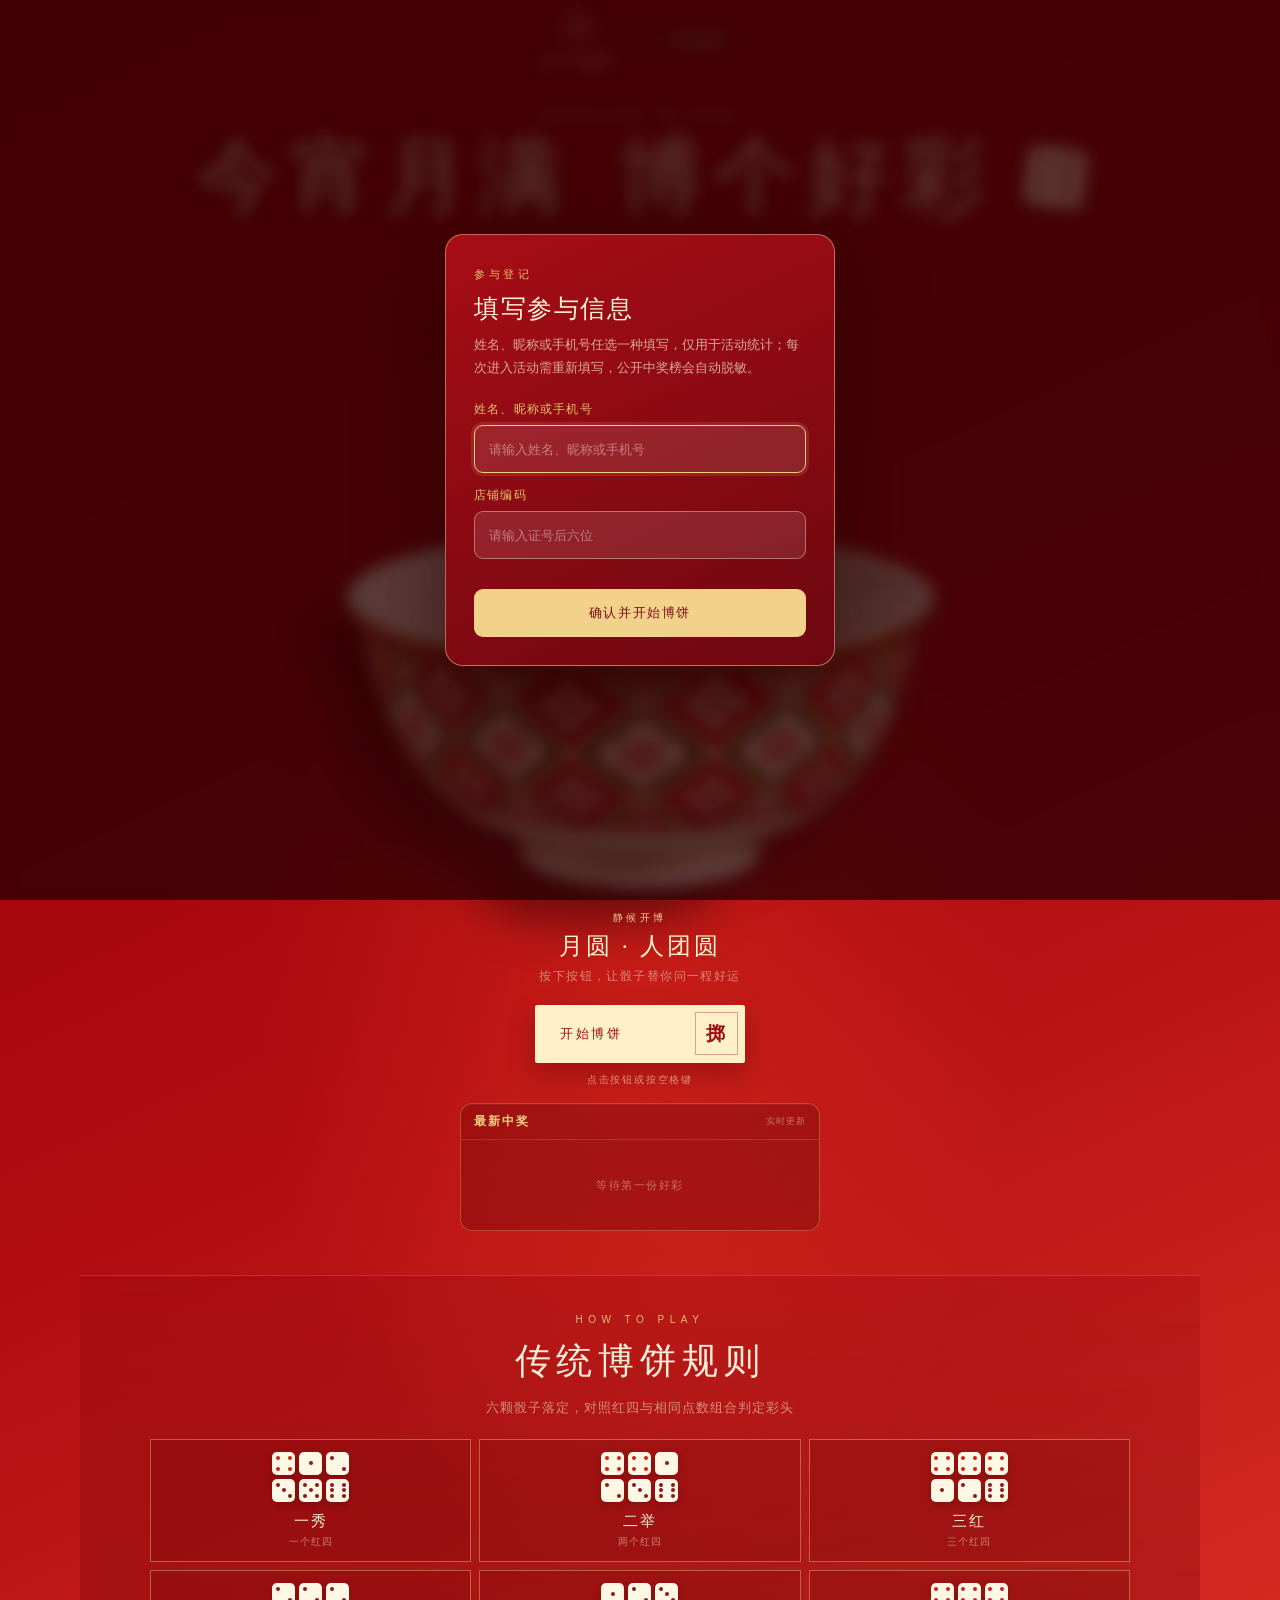
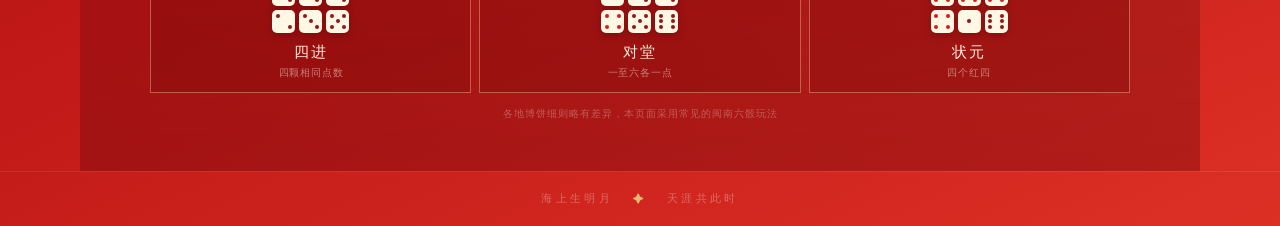
<file: index.html>
<!doctype html>
<html lang="zh-CN">
<head>
  <meta charset="UTF-8">
  <meta name="viewport" content="width=device-width,initial-scale=1,viewport-fit=cover">
  <meta name="theme-color" content="#681817">
  <meta name="description" content="六颗骰子落玉盘，来博一个中秋好彩头。">
  <title>月下博饼｜中秋好运一掷</title>
  <link rel="preload" href="./dice-flip-trimmed.mp3?v=20260916-18" as="audio" type="audio/mpeg">
  <link rel="stylesheet" href="./styles.css?v=20260922-30">
</head>
<body>
<main>
  <header class="topbar"><div class="brand"><span>博</span><strong>月下博饼</strong></div><button class="user-chip" id="user-chip" type="button"><span>参与者</span><strong id="user-name">填写昵称</strong></button></header>
  <section class="hero">
    <div class="intro"><p class="eyebrow">MOONLIGHT BO BING</p><h1><span>今宵月满</span><em>博个好彩</em><i class="title-die" aria-label="六点骰子"><b></b><b></b><b></b><b></b><b></b><b></b></i></h1><p class="lede">六子落玉盘，一掷定好彩。<br>点击按钮，听一场属于中秋的清脆回响。</p><div class="legend"><span>闽南中秋传统民俗</span><i></i><span>六骰雅玩</span></div></div>
    <div aria-hidden="true" class="game-spacer" style="height:140px;flex:0 0 140px"></div>
    <div class="game" id="game" aria-live="polite">
      <div class="moon" id="moon"></div>
      <div class="bowl-wrap"><img class="bowl-image bowl-front" src="./bobing-bowl-transparent.webp?v=20260916-5" alt="红色花纹博饼瓷碗"><img class="bowl-image bowl-top" src="./bobing-bowl-top-transparent.webp?v=20260916-5" alt="俯视红色花纹博饼瓷碗"><div class="dice-stage" id="dice-stage"></div></div>
      <div class="result" id="result"><span>静候开博</span><strong>月圆 · 人团圆</strong><p>按下按钮，让骰子替你问一程好运</p></div>
      <button id="roll" class="roll-btn"><span>开始博饼</span><b>掷</b></button><small>点击按钮或按空格键</small>
      <section class="winner-board" aria-label="最新中奖记录">
        <header><strong>最新中奖</strong><span>实时更新</span></header>
        <div class="winner-window"><div class="winner-list" id="winner-list"><p class="winner-empty">等待第一份好彩</p></div></div>
      </section>
    </div>
  </section>
  <section class="rules" aria-labelledby="rules-title">
    <div class="rules-head"><p>HOW TO PLAY</p><h2 id="rules-title">传统博饼规则</h2><span>六颗骰子落定，对照红四与相同点数组合判定彩头</span></div>
    <div class="rule-grid" id="rule-grid"></div>
    <p class="rules-note">各地博饼细则略有差异，本页面采用常见的闽南六骰玩法</p>
  </section>
  <footer><span>海上生明月</span><i>✦</i><span>天涯共此时</span></footer>
</main>
<div class="name-modal" id="name-modal" role="dialog" aria-modal="true" aria-labelledby="name-title">
  <form class="name-card" id="name-form">
    <span class="name-kicker">参与登记</span>
    <h2 id="name-title">填写参与信息</h2>
    <p>姓名、昵称或手机号任选一种填写，仅用于活动统计；每次进入活动需重新填写，公开中奖榜会自动脱敏。</p>
    <label for="nickname">姓名、昵称或手机号</label>
    <input id="nickname" name="nickname" maxlength="30" autocomplete="off" placeholder="请输入姓名、昵称或手机号" required>
    <label for="shop-code">店铺编码</label>
    <input id="shop-code" name="shop_code" maxlength="30" autocomplete="off" autocapitalize="characters" placeholder="请输入证号后六位" required>
    <button type="submit">确认并开始博饼</button>
  </form>
</div>
<div class="record-toast" id="record-toast" role="status"></div>
<script src="./script.js?v=20260922-30"></script>
</body>
</html>
</file>
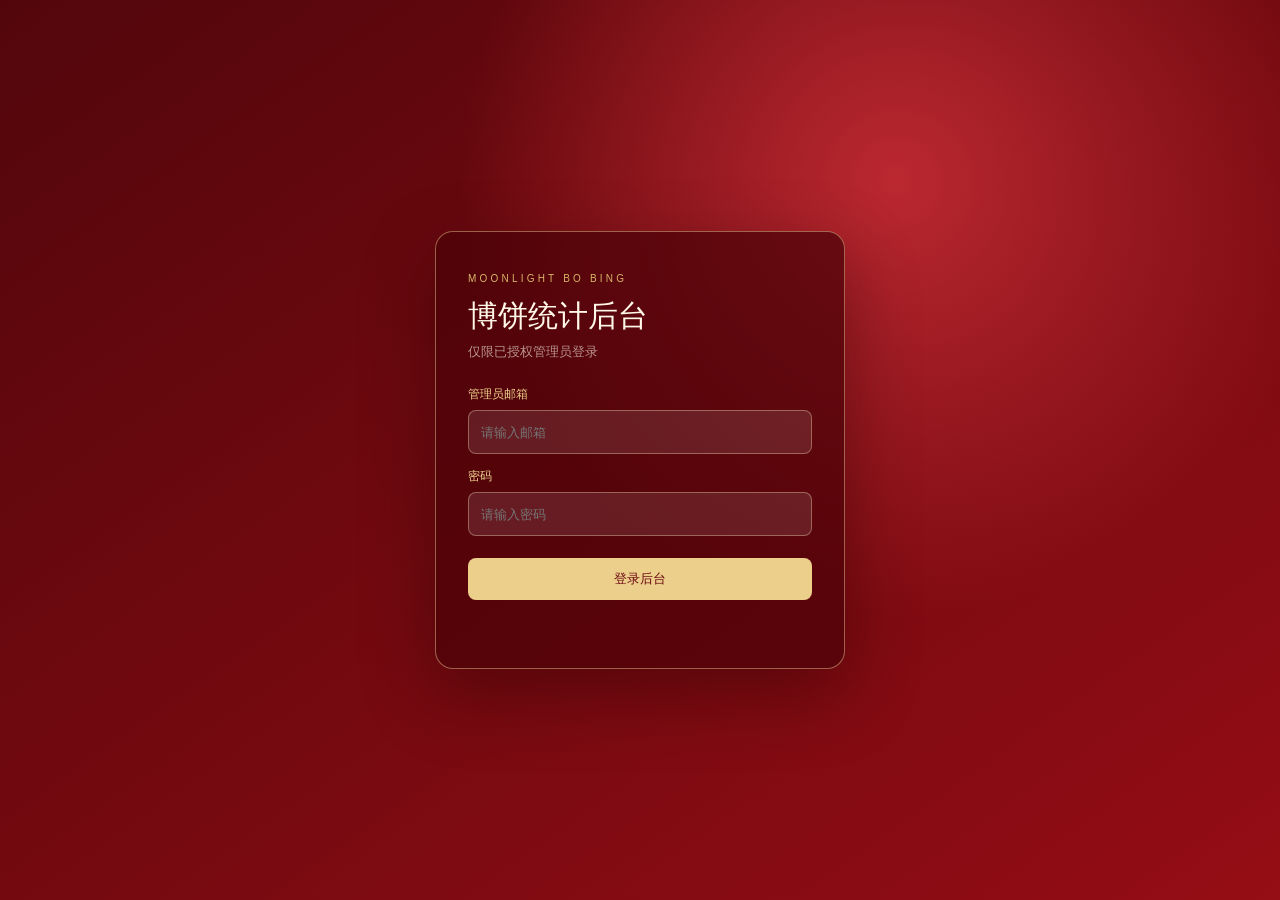
<file: admin.html>
<!doctype html>
<html lang="zh-CN">
<head>
  <meta charset="UTF-8">
  <meta name="viewport" content="width=device-width,initial-scale=1,viewport-fit=cover">
  <meta name="theme-color" content="#760b12">
  <meta name="robots" content="noindex,nofollow">
  <title>博饼活动统计后台</title>
  <link rel="stylesheet" href="./admin.css?v=20260917-22">
  <link rel="stylesheet" href="./admin-fix.css?v=20260921-27">
</head>
<body>
  <section class="login" id="login-panel">
    <form class="login-card" id="login-form">
      <span>MOONLIGHT BO BING</span>
      <h1>博饼统计后台</h1>
      <p>仅限已授权管理员登录</p>
      <label for="email">管理员邮箱</label>
      <input id="email" type="email" autocomplete="username" required placeholder="请输入邮箱">
      <label for="password">密码</label>
      <input id="password" type="password" autocomplete="current-password" required placeholder="请输入密码">
      <button type="submit">登录后台</button>
      <div class="form-message" id="login-message" role="status"></div>
    </form>
  </section>

  <main class="dashboard" id="dashboard" hidden>
    <header class="topbar">
      <div><span>月下博饼</span><h1>活动数据统计</h1></div>
      <div class="actions"><button id="refresh" type="button">刷新数据</button><button id="logout" class="ghost" type="button">退出登录</button></div>
    </header>

    <section class="filters" aria-label="筛选条件">
      <label>开始日期<input id="date-start" type="date"></label>
      <label>结束日期<input id="date-end" type="date"></label>
      <label>店铺编码<select id="shop-filter"><option value="">全部店铺</option></select></label>
      <label>奖项<select id="prize-filter"><option value="">全部奖项</option></select></label>
      <div class="filter-actions"><button id="reset" class="ghost" type="button">重置</button><button id="export" type="button">导出当前结果 CSV</button></div>
    </section>

    <section class="cards">
      <article><span>博饼总次数</span><strong id="total-count">0</strong></article>
      <article><span>中奖次数</span><strong id="winner-count">0</strong></article>
      <article><span>参与人数</span><strong id="player-count">0</strong></article>
      <article><span>中奖率</span><strong id="winner-rate">0%</strong></article>
    </section>

    <section class="prize-panel">
      <div class="section-title"><h2>奖项分布</h2><span id="result-summary">共 0 条记录</span></div>
      <div class="prize-grid" id="prize-grid"></div>
    </section>

    <section class="records">
      <div class="section-title"><h2>博饼记录</h2><span>按时间倒序</span></div>
      <div class="table-wrap">
        <table>
          <thead><tr><th>时间</th><th>姓名/昵称/手机号</th><th>店铺编码</th><th>原始结果</th><th>实际发放</th><th>骰子</th><th>说明</th></tr></thead>
          <tbody id="record-body"></tbody>
        </table>
      </div>
      <p class="empty" id="empty-state" hidden>当前筛选条件下暂无记录</p>
    </section>
  </main>
  <div class="toast" id="toast" role="status"></div>
  <script src="./admin.js?v=20260921-27"></script>
</body>
</html>
</file>
<file: styles.css>
:root{--ink:#18372c;--jade:#245c49;--cream:#f3ecd8;--red:#b83d2f;--gold:#d9b96e}*{box-sizing:border-box}html,body{margin:0;min-height:100%;background:#132e26}body{color:var(--cream);font-family:"Songti SC","Noto Serif SC",STSong,serif;overflow-x:hidden}body:before{content:"";position:fixed;inset:0;pointer-events:none;opacity:.18;background-image:url("data:image/svg+xml,%3Csvg viewBox='0 0 160 160' xmlns='http://www.w3.org/2000/svg'%3E%3Cfilter id='n'%3E%3CfeTurbulence type='fractalNoise' baseFrequency='.85' numOctaves='3' stitchTiles='stitch'/%3E%3C/filter%3E%3Crect width='100%25' height='100%25' filter='url(%23n)' opacity='.22'/%3E%3C/svg%3E");mix-blend-mode:soft-light}main{min-height:100vh;position:relative;overflow:hidden;background:radial-gradient(circle at 75% 43%,rgba(217,185,110,.08),transparent 30%),linear-gradient(115deg,#173b30,#102b24)}main:after,main:before{content:"";position:absolute;border:1px solid rgba(217,185,110,.1);border-radius:50%;width:560px;height:560px;right:-300px;top:5%}main:after{width:720px;height:720px;right:-375px;top:-4%}.topbar{height:90px;display:flex;align-items:center;justify-content:space-between;padding:0 5.5vw;border-bottom:1px solid rgba(243,236,216,.13);position:relative;z-index:5}.brand{display:flex;align-items:center;gap:14px;letter-spacing:.2em}.brand span{width:41px;height:41px;display:grid;place-items:center;border:1px solid var(--gold);color:var(--gold);font-weight:700;transform:rotate(45deg)}.brand span::first-letter{transform:rotate(-45deg)}.brand strong{font-size:18px;font-weight:500}.date{color:rgba(243,236,216,.65);font-size:13px;letter-spacing:.25em}.hero{min-height:calc(100vh - 145px);display:grid;grid-template-columns:.85fr 1.15fr;align-items:center;max-width:1280px;margin:auto;padding:35px 5.5vw 25px;gap:30px}.intro{padding-left:3vw;position:relative;z-index:2}.eyebrow{color:var(--gold);font-family:Arial,sans-serif;font-size:10px;letter-spacing:.55em;margin:0 0 25px}h1{font-size:clamp(54px,6.4vw,92px);line-height:1.08;letter-spacing:.06em;font-weight:500;margin:0;text-shadow:0 10px 30px rgba(0,0,0,.2)}h1 em{color:var(--gold);font-style:normal}.lede{margin:28px 0;color:rgba(243,236,216,.68);font-size:15px;line-height:2;letter-spacing:.08em}.legend{display:flex;align-items:center;gap:12px;color:rgba(243,236,216,.42);font-size:11px;letter-spacing:.16em}.legend i{width:25px;height:1px;background:var(--gold)}.game{min-height:610px;display:flex;flex-direction:column;align-items:center;justify-content:center;position:relative;perspective:1000px}.moon{position:absolute;top:14px;right:5%;width:340px;height:340px;border-radius:50%;background:#ead7a7;box-shadow:0 0 90px rgba(232,209,153,.28);opacity:.16;transition:.5s}.moon:after{content:"";position:absolute;inset:35px 80px 90px 30px;border-radius:50%;box-shadow:35px 15px 0 rgba(178,150,102,.22);filter:blur(7px)}.moon.glow{opacity:.35;box-shadow:0 0 130px rgba(240,211,144,.65)}.bowl-wrap{width:min(590px,88vw);height:330px;position:relative;margin-top:10px;z-index:2;filter:drop-shadow(0 35px 28px rgba(0,0,0,.45))}.bowl-rim{position:absolute;left:0;right:0;top:0;height:270px;padding:18px;border-radius:50%;background:linear-gradient(155deg,#fcfaf0,#c9c0a8 55%,#f7f1df 70%);box-shadow:inset 0 0 0 3px rgba(87,80,62,.3),inset 0 0 0 10px rgba(255,255,255,.7);z-index:2}.bowl-inner{height:100%;border-radius:50%;overflow:hidden;position:relative;background:radial-gradient(ellipse at 50% 40%,#dfd8c2 0,#b9ad91 52%,#736b5b 85%,#3d3b34 100%);box-shadow:inset 0 28px 45px rgba(32,28,20,.48),inset 0 -15px 30px rgba(255,255,255,.2)}.bowl-body{position:absolute;top:112px;left:7%;width:86%;height:205px;border-radius:0 0 46% 46%/0 0 78% 78%;background:linear-gradient(90deg,#c5bca7,#f2ecdd 27%,#d5cbb6 65%,#9e9582);box-shadow:inset 20px -20px 35px rgba(75,67,52,.25)}.bowl-body:after{content:"";position:absolute;left:25%;right:25%;bottom:-12px;height:35px;border-radius:50%;background:#aaa18e;box-shadow:inset 0 7px 12px rgba(44,40,33,.3)}.bowl-mark{position:absolute;inset:0;display:grid;place-items:center;color:rgba(103,68,48,.12);font-size:118px;font-weight:bold;transform:rotate(-8deg)}.dice-stage{position:absolute;inset:0;z-index:3;transform:rotate(-3deg)}.die-slot{position:absolute;width:58px;height:58px;perspective:600px}.die-1{left:25%;top:48%;transform:rotate(-12deg)}.die-2{left:43%;top:24%;transform:rotate(8deg)}.die-3{left:58%;top:52%;transform:rotate(-5deg)}.die-4{left:70%;top:28%;transform:rotate(15deg)}.die-5{left:39%;top:62%;transform:rotate(-18deg)}.die{width:58px;height:58px;transform-style:preserve-3d;transform:var(--end);transition:transform .4s cubic-bezier(.2,.8,.2,1)}.die.rolling{animation:tumble 1.35s cubic-bezier(.25,.7,.35,1) var(--delay) both}@keyframes tumble{0%{transform:translateY(-180px) rotateX(0) rotateY(0) rotateZ(0)}35%{transform:translateY(-60px) rotateX(390deg) rotateY(270deg) rotateZ(100deg)}68%{transform:translateY(5px) rotateX(710deg) rotateY(610deg) rotateZ(230deg)}82%{transform:translateY(-20px) rotateX(790deg) rotateY(700deg) rotateZ(260deg)}100%{transform:translateY(0) rotateX(900deg) rotateY(900deg) rotateZ(360deg)}}.face{position:absolute;width:58px;height:58px;border-radius:10px;background:linear-gradient(145deg,#fffdf6,#dfdbce);border:1px solid rgba(80,69,52,.16);display:grid;grid-template:repeat(3,1fr)/repeat(3,1fr);padding:9px;gap:4px;box-shadow:inset -4px -5px 9px rgba(80,70,50,.13);backface-visibility:hidden}.face i{width:9px;height:9px;background:#244538;border-radius:50%;align-self:center;justify-self:center;box-shadow:inset 1px 1px 1px rgba(0,0,0,.3)}.face-1 i,.face-4 i:nth-child(1){background:var(--red)}.face-1 i{grid-area:2/2;width:13px;height:13px}.face-2 i:first-child{grid-area:1/1}.face-2 i:last-child{grid-area:3/3}.face-3 i:nth-child(1){grid-area:1/1}.face-3 i:nth-child(2){grid-area:2/2}.face-3 i:nth-child(3){grid-area:3/3}.face-4 i:nth-child(1){grid-area:1/1}.face-4 i:nth-child(2){grid-area:1/3}.face-4 i:nth-child(3){grid-area:3/1}.face-4 i:nth-child(4){grid-area:3/3}.face-5 i:nth-child(1){grid-area:1/1}.face-5 i:nth-child(2){grid-area:1/3}.face-5 i:nth-child(3){grid-area:2/2}.face-5 i:nth-child(4){grid-area:3/1}.face-5 i:nth-child(5){grid-area:3/3}.face-6 i:nth-child(1){grid-area:1/1}.face-6 i:nth-child(2){grid-area:2/1}.face-6 i:nth-child(3){grid-area:3/1}.face-6 i:nth-child(4){grid-area:1/3}.face-6 i:nth-child(5){grid-area:2/3}.face-6 i:nth-child(6){grid-area:3/3}.result{margin-top:4px;min-height:82px;text-align:center;position:relative;z-index:3;transition:.4s}.result.show{animation:reveal .55s ease both}@keyframes reveal{from{opacity:0;transform:translateY(10px)}to{opacity:1;transform:none}}.result span{display:block;color:var(--gold);font-size:10px;letter-spacing:.35em;margin-bottom:5px}.result strong{display:block;font-size:24px;letter-spacing:.13em;font-weight:500}.result p{margin:6px 0 0;font-size:12px;color:rgba(243,236,216,.52);letter-spacing:.12em}.roll-btn{width:210px;height:58px;padding:0 7px 0 25px;margin-top:15px;border:1px solid rgba(217,185,110,.75);border-radius:2px;background:linear-gradient(90deg,#8e2f27,#b44234);color:#fff8e6;display:flex;justify-content:space-between;align-items:center;font:500 16px inherit;letter-spacing:.2em;cursor:pointer;box-shadow:0 12px 30px rgba(74,16,12,.35);transition:.2s;z-index:3}.roll-btn b{width:43px;height:43px;border:1px solid rgba(255,238,196,.5);display:grid;place-items:center;font-size:19px}.roll-btn:hover:not(:disabled){transform:translateY(-2px);box-shadow:0 16px 35px rgba(74,16,12,.5)}.roll-btn:disabled{cursor:wait;opacity:.78}.game small{margin-top:10px;color:rgba(243,236,216,.32);font:10px Arial,sans-serif;letter-spacing:.18em;z-index:3}footer{height:55px;display:flex;align-items:center;justify-content:center;gap:20px;border-top:1px solid rgba(243,236,216,.09);color:rgba(243,236,216,.35);font-size:11px;letter-spacing:.3em}footer i{color:var(--gold);font-style:normal}
@media(max-width:800px){.topbar{height:68px;padding:0 22px}.date{display:none}.hero{grid-template-columns:1fr;padding:35px 18px 25px;gap:5px}.intro{text-align:center;padding:0}.eyebrow{margin-bottom:14px}h1{font-size:52px}.lede{margin:18px 0 8px;font-size:13px}.legend{justify-content:center}.game{min-height:535px}.moon{width:270px;height:270px;right:8%;top:35px}.bowl-wrap{height:275px;margin-top:0}.bowl-rim{height:225px;padding:14px}.bowl-body{top:94px;height:167px}.die-slot,.die,.face{width:48px;height:48px}.face{padding:7px;border-radius:8px}.face i{width:7px;height:7px}.face-1 i{width:10px;height:10px}.result{margin-top:-5px}footer{height:46px}}
@media(max-width:430px){h1{font-size:44px}.lede br{display:none}.game{min-height:500px}.bowl-wrap{width:380px;height:240px;transform:scale(.9);margin:-8px 0 -16px}.bowl-rim{height:200px}.bowl-body{top:82px;height:148px}.result strong{font-size:21px}.roll-btn{margin-top:8px}}@media(prefers-reduced-motion:reduce){.die.rolling{animation-duration:.01ms}.result.show{animation:none}}

/* 朱砂红中秋主题 */
:root{--ink:#4a100f;--jade:#8d2924;--cream:#f8edd8;--red:#c74836;--gold:#e2bd70}
html,body{background:#5d1515}
main{background:radial-gradient(circle at 75% 43%,rgba(239,192,102,.14),transparent 31%),linear-gradient(120deg,#8c2824 0%,#681817 48%,#470d12 100%)}
main:before,main:after{border-color:rgba(240,199,115,.16)}
.face i{background:#5b1719}
.roll-btn{background:linear-gradient(90deg,#9f271f,#d1513c);box-shadow:0 12px 32px rgba(47,5,7,.45)}

/* 红瓷博饼碗：白沿、朱釉、深红碗心 */
.bowl-rim{padding:19px;background:linear-gradient(150deg,#fffef8 0%,#e9e4d8 48%,#fffdf5 72%,#cfc7b8 100%);box-shadow:inset 0 0 0 3px rgba(255,255,255,.95),inset 0 0 0 9px rgba(109,32,26,.2),0 4px 0 rgba(255,250,238,.72)}
.bowl-inner{border:5px solid #a8332a;background:radial-gradient(ellipse at 46% 36%,#d9533e 0%,#bc382e 38%,#8d241f 67%,#551416 91%,#390b10 100%);box-shadow:inset 0 28px 48px rgba(57,5,8,.48),inset 0 -13px 28px rgba(255,157,117,.2),inset 0 0 0 4px rgba(247,204,166,.14)}
.bowl-body{background:linear-gradient(96deg,#6f1717 0%,#ae3028 15%,#d5523d 39%,#b6342a 66%,#751719 100%);box-shadow:inset 24px -25px 38px rgba(54,5,9,.32),inset -18px 2px 28px rgba(255,150,112,.12),0 10px 0 rgba(51,8,11,.25)}
.bowl-body:before{content:"";position:absolute;left:7%;right:7%;top:18px;height:54%;border-radius:0 0 48% 48%/0 0 70% 70%;border-bottom:2px solid rgba(255,213,180,.2);box-shadow:0 5px 18px rgba(65,7,10,.2)}
.bowl-body:after{background:linear-gradient(#8f251f,#571214);border:4px solid #f2eadb;box-shadow:inset 0 7px 12px rgba(44,5,7,.35),0 5px 8px rgba(28,3,5,.25)}
.bowl-mark{color:rgba(255,220,176,.14);text-shadow:0 1px 0 rgba(255,235,203,.08)}

/* 微信内触屏体验、精修圈足与规则说明 */
.bowl-body{border-bottom:2px solid rgba(255,244,226,.72)}
.bowl-body:after{left:28%;right:28%;bottom:-15px;height:42px;border-width:5px;background:linear-gradient(180deg,#fffdf7 0 18%,#9f2b25 21% 67%,#5d1215 100%);box-shadow:inset 0 6px 9px rgba(255,215,190,.22),0 10px 13px rgba(30,3,5,.35)}
.bowl-wrap:after{content:"";position:absolute;z-index:4;left:16%;right:16%;top:177px;height:25px;border-radius:50%;border-bottom:2px solid rgba(255,224,190,.24);box-shadow:0 8px 15px rgba(72,7,10,.18);pointer-events:none}
.rules{position:relative;z-index:3;max-width:1120px;margin:0 auto;padding:80px 5.5vw 90px;border-top:1px solid rgba(248,237,216,.12)}
.rules-head{text-align:center}.rules-head p{margin:0 0 12px;color:var(--gold);font:10px Arial,sans-serif;letter-spacing:.55em}.rules-head h2{margin:0;font-size:36px;font-weight:500;letter-spacing:.16em}.rules-head>span{display:block;margin-top:13px;color:rgba(248,237,216,.55);font-size:13px;letter-spacing:.08em}
.rule-grid{display:grid;grid-template-columns:repeat(5,1fr);gap:12px;margin-top:34px}.rule-grid article{min-height:138px;padding:22px 16px;border:1px solid rgba(226,189,112,.28);background:linear-gradient(155deg,rgba(255,241,215,.09),rgba(82,8,12,.22));text-align:center;display:flex;flex-direction:column;align-items:center}.rule-grid b{width:33px;height:33px;display:grid;place-items:center;border:1px solid rgba(226,189,112,.55);border-radius:50%;color:var(--gold);font-size:13px;font-weight:400}.rule-grid strong{margin-top:13px;font-size:17px;font-weight:500;letter-spacing:.12em}.rule-grid span{margin-top:7px;color:rgba(248,237,216,.5);font-size:11px;letter-spacing:.08em}.rule-grid .special{background:linear-gradient(155deg,rgba(226,189,112,.2),rgba(82,8,12,.28))}.rules-note{text-align:center;margin:20px 0 0;color:rgba(248,237,216,.32);font-size:10px;letter-spacing:.1em}
.roll-btn{-webkit-tap-highlight-color:transparent;touch-action:manipulation}.roll-btn:active:not(:disabled){transform:scale(.98)}
@media(max-width:800px){.rules{padding:60px 20px 70px}.rules-head h2{font-size:29px}.rule-grid{grid-template-columns:repeat(2,1fr);gap:9px}.rule-grid article{min-height:116px;padding:16px 10px}.rule-grid .special{grid-column:1/-1}.topbar{padding-top:env(safe-area-inset-top);height:calc(68px + env(safe-area-inset-top))}.hero{padding-bottom:max(25px,env(safe-area-inset-bottom))}}

/* 去掉碗底白色椭圆圈足 */
.bowl-body:after{display:none}

/* 参考海报式构图：正红背景、居中标题、花纹瓷碗 */
main{background:radial-gradient(ellipse at 50% 55%,rgba(255,72,43,.28),transparent 42%),linear-gradient(155deg,#8d0005 0%,#b00c10 52%,#dd3025 100%)}
main:before,main:after{width:18px;height:2px;border:0;border-radius:0;background:rgba(255,239,200,.72);top:128px;right:11%;box-shadow:none}
main:after{transform:rotate(90deg)}
.topbar{height:82px;justify-content:center;border-bottom:0;padding:0 5vw}.brand{flex-direction:column;gap:8px}.brand span{width:34px;height:34px}.brand strong{font-size:15px}.date{position:absolute;right:5.5vw}
.hero{display:flex;flex-direction:column;justify-content:flex-start;max-width:900px;padding:28px 28px 52px;gap:0}
.intro{text-align:center;padding:0;z-index:4}.eyebrow{margin:0 0 14px;color:#f4d995}h1{font-size:clamp(58px,7vw,84px);line-height:1;letter-spacing:.12em}h1 br{display:none}h1 em{margin-left:.24em;color:#fff1c8}.lede{margin:20px 0 12px;line-height:1.8}.legend{justify-content:center}
.game{width:100%;min-height:660px;justify-content:flex-start;padding-top:6px}.moon{display:none}
.bowl-wrap{width:min(670px,96vw);height:430px;margin:0;filter:none;z-index:2}.bowl-image{position:absolute;z-index:1;width:100%;height:auto;left:0;bottom:-40px;object-fit:contain;filter:drop-shadow(-42px 35px 22px rgba(35,0,2,.5))}
.dice-stage{inset:0;z-index:3;transform:none}.die-1{left:34%;top:5%;transform:rotate(-12deg)}.die-2{left:55%;top:13%;transform:rotate(8deg)}.die-3{left:45%;top:25%;transform:rotate(-5deg)}.die-4{left:33%;top:39%;transform:rotate(15deg)}.die-5{left:57%;top:42%;transform:rotate(-18deg)}
.face{background:linear-gradient(145deg,#fff9e4,#e1ceb0);box-shadow:inset -4px -5px 9px rgba(84,42,15,.2),0 5px 10px rgba(56,0,2,.2)}.face i{background:#a70b10}.face-1 i,.face-4 i:nth-child(1){background:#d01818}
.result{margin-top:-8px}.result span{color:#f4d995}.result strong{color:#fff2cf}.roll-btn{margin-top:12px;background:#fff0c8;color:#9c0d10;border:0;box-shadow:0 12px 28px rgba(70,0,3,.3)}.roll-btn b{border-color:rgba(156,13,16,.35)}.game small{color:rgba(255,240,210,.55)}
.rules{background:linear-gradient(180deg,rgba(111,0,6,.16),rgba(96,0,5,.34));border-top:1px solid rgba(255,240,210,.2)}.rule-grid article{background:rgba(104,0,5,.23);border-color:rgba(255,224,160,.38)}
@media(max-width:800px){.topbar{height:calc(74px + env(safe-area-inset-top))}.date{display:none}.hero{padding:24px 12px 42px}h1{font-size:43px;letter-spacing:.08em}.intro .lede{font-size:12px}.game{min-height:570px}.bowl-wrap{width:430px;height:350px}.bowl-image{bottom:-22px}.die-slot,.die,.face{width:48px;height:48px}.result{margin-top:-2px}}
@media(max-width:430px){.hero{min-height:auto}.game{min-height:540px}.bowl-wrap{width:390px;height:330px;transform:none;margin:0}.bowl-image{width:108%;left:-4%;bottom:-16px}.result{margin-top:-6px}.rules{padding-top:52px}}

.die-6{left:45%;top:53%;transform:rotate(11deg)}
.rule-grid{grid-template-columns:repeat(4,1fr)}.rule-grid .special{grid-column:span 2}
@media(max-width:800px){.rule-grid{grid-template-columns:repeat(2,1fr)}.rule-grid .special{grid-column:1/-1}.die-6{left:47%;top:53%}}

.rule-grid{grid-template-columns:repeat(3,1fr)}.rule-grid article{min-height:156px}
.rule-dice{display:grid;grid-template-columns:repeat(3,28px);gap:5px;justify-content:center;margin-bottom:3px}
.rule-grid .mini-die{position:relative;width:28px;height:28px;padding:4px;margin:0;border-radius:6px;background:#fff8e5;display:grid;grid-template:repeat(3,1fr)/repeat(3,1fr);box-shadow:0 3px 7px rgba(57,0,2,.25)}
.rule-grid .mini-die b{width:4px;height:4px;margin:0;padding:0;border:0;border-radius:50%;background:#8e1718;align-self:center;justify-self:center}
.mini-1 b{grid-area:2/2}.mini-2 b:first-child{grid-area:1/1}.mini-2 b:last-child{grid-area:3/3}.mini-3 b:nth-child(1){grid-area:1/1}.mini-3 b:nth-child(2){grid-area:2/2}.mini-3 b:nth-child(3){grid-area:3/3}.mini-4 b:nth-child(1){grid-area:1/1}.mini-4 b:nth-child(2){grid-area:1/3}.mini-4 b:nth-child(3){grid-area:3/1}.mini-4 b:nth-child(4){grid-area:3/3}.mini-5 b:nth-child(1){grid-area:1/1}.mini-5 b:nth-child(2){grid-area:1/3}.mini-5 b:nth-child(3){grid-area:2/2}.mini-5 b:nth-child(4){grid-area:3/1}.mini-5 b:nth-child(5){grid-area:3/3}.mini-6 b:nth-child(1){grid-area:1/1}.mini-6 b:nth-child(2){grid-area:2/1}.mini-6 b:nth-child(3){grid-area:3/1}.mini-6 b:nth-child(4){grid-area:1/3}.mini-6 b:nth-child(5){grid-area:2/3}.mini-6 b:nth-child(6){grid-area:3/3}
.rule-grid .mini-4 b{background:#d31c1e}.rule-grid article>strong{margin-top:10px}
@media(max-width:800px){.rule-grid{grid-template-columns:repeat(2,1fr)}.rule-grid article{min-height:146px}.rule-dice{grid-template-columns:repeat(3,25px)}.rule-grid .mini-die{width:25px;height:25px}}

/* 开博镜头：正面瓷碗转为俯视，骰子落入碗心 */
.bowl-image{transition:opacity .7s ease,transform .85s cubic-bezier(.2,.75,.2,1),filter .7s ease;will-change:transform,opacity}.bowl-front{opacity:1;transform:perspective(900px) rotateX(0deg) scale(1)}.bowl-top{opacity:0;bottom:-74px;transform:perspective(900px) rotateX(55deg) scale(.72);filter:drop-shadow(0 26px 22px rgba(45,0,2,.38))}
.top-view .bowl-front{opacity:0;transform:perspective(900px) rotateX(58deg) scale(.72)}.top-view .bowl-top{opacity:1;transform:perspective(900px) rotateX(0deg) scale(.9)}
.die-slot{transition:left .82s cubic-bezier(.2,.75,.2,1),top .82s cubic-bezier(.2,.75,.2,1),transform .82s ease}.top-view .die-1{left:37%;top:40%}.top-view .die-2{left:52%;top:36%}.top-view .die-3{left:45%;top:51%}.top-view .die-4{left:34%;top:56%}.top-view .die-5{left:56%;top:55%}.top-view .die-6{left:46%;top:65%}
.tossing .die.rolling{animation:bowl-tumble 1.35s cubic-bezier(.22,.7,.3,1) var(--delay) both}
@keyframes bowl-tumble{0%{transform:translateY(-150px) scale(1.05) rotateX(0) rotateY(0) rotateZ(0)}34%{transform:translate(22px,-46px) scale(.94) rotateX(410deg) rotateY(290deg) rotateZ(120deg)}66%{transform:translate(-13px,12px) scale(.9) rotateX(730deg) rotateY(620deg) rotateZ(240deg)}82%{transform:translate(8px,-10px) scale(.92) rotateX(840deg) rotateY(760deg) rotateZ(300deg)}100%{transform:translate(0) scale(.9) rotateX(920deg) rotateY(900deg) rotateZ(360deg)}}
.top-view .result{margin-top:4px}
@media(max-width:800px){.bowl-top{bottom:-42px}.top-view .bowl-top{transform:scale(.92)}.top-view .die-1{left:35%;top:39%}.top-view .die-2{left:53%;top:37%}.top-view .die-3{left:45%;top:50%}.top-view .die-4{left:32%;top:55%}.top-view .die-5{left:57%;top:55%}.top-view .die-6{left:45%;top:65%}}
@media(prefers-reduced-motion:reduce){.bowl-image,.die-slot{transition-duration:.01ms}}

/* 俯视状态修正：骰子收进碗心，清除旧碗残留轮廓 */
.bowl-wrap:after{display:none}
.top-view .die-slot{transform:scale(.68)}
.top-view .die-1{left:38%;top:43%}.top-view .die-2{left:48%;top:39%}.top-view .die-3{left:57%;top:45%}.top-view .die-4{left:38%;top:56%}.top-view .die-5{left:49%;top:54%}.top-view .die-6{left:57%;top:59%}
@media(max-width:800px){.top-view .die-slot{transform:scale(.62)}.top-view .die-1{left:37%;top:44%}.top-view .die-2{left:48%;top:40%}.top-view .die-3{left:57%;top:46%}.top-view .die-4{left:37%;top:56%}.top-view .die-5{left:48%;top:55%}.top-view .die-6{left:57%;top:60%}}

/* 骰子视觉重心下移至碗底中央 */
.top-view .die-1{left:39%;top:50%}.top-view .die-2{left:49%;top:47%}.top-view .die-3{left:57%;top:52%}.top-view .die-4{left:39%;top:62%}.top-view .die-5{left:49%;top:60%}.top-view .die-6{left:57%;top:65%}
@media(max-width:800px){.top-view .die-1{left:38%;top:51%}.top-view .die-2{left:49%;top:48%}.top-view .die-3{left:57%;top:53%}.top-view .die-4{left:38%;top:62%}.top-view .die-5{left:49%;top:61%}.top-view .die-6{left:57%;top:66%}}

/* 初始画面固定立体碗，六骰悬空于碗沿上方 */
.bowl-wrap{height:480px}.game:not(.top-view) .bowl-front{bottom:-65px}
.game:not(.top-view) .die-1{left:37%;top:-8%}.game:not(.top-view) .die-2{left:48%;top:-6%}.game:not(.top-view) .die-3{left:59%;top:-8%}.game:not(.top-view) .die-4{left:37%;top:8%}.game:not(.top-view) .die-5{left:48%;top:10%}.game:not(.top-view) .die-6{left:59%;top:8%}
@media(max-width:800px){.bowl-wrap{height:380px}.game:not(.top-view) .bowl-front{bottom:-25px}.game:not(.top-view) .die-1{left:36%;top:-8%}.game:not(.top-view) .die-2{left:48%;top:-6%}.game:not(.top-view) .die-3{left:60%;top:-8%}.game:not(.top-view) .die-4{left:36%;top:8%}.game:not(.top-view) .die-5{left:48%;top:10%}.game:not(.top-view) .die-6{left:60%;top:8%}}

/* 初始骰子避开文案；俯视骰子落在碗心 */
.game:not(.top-view){padding-top:42px}.game:not(.top-view) .die-slot{transform:scale(.55)}
.game:not(.top-view) .die-1{left:39%;top:1%}.game:not(.top-view) .die-2{left:49%;top:0}.game:not(.top-view) .die-3{left:59%;top:1%}.game:not(.top-view) .die-4{left:39%;top:12%}.game:not(.top-view) .die-5{left:49%;top:11%}.game:not(.top-view) .die-6{left:59%;top:12%}
.top-view .die-1{left:39%;top:59%}.top-view .die-2{left:49%;top:57%}.top-view .die-3{left:57%;top:61%}.top-view .die-4{left:39%;top:70%}.top-view .die-5{left:49%;top:69%}.top-view .die-6{left:57%;top:73%}
@media(max-width:800px){.game:not(.top-view){padding-top:38px}.game:not(.top-view) .die-slot{transform:scale(.52)}.game:not(.top-view) .die-1{left:38%;top:1%}.game:not(.top-view) .die-2{left:49%;top:0}.game:not(.top-view) .die-3{left:60%;top:1%}.game:not(.top-view) .die-4{left:38%;top:12%}.game:not(.top-view) .die-5{left:49%;top:11%}.game:not(.top-view) .die-6{left:60%;top:12%}.top-view .die-1{left:38%;top:60%}.top-view .die-2{left:49%;top:58%}.top-view .die-3{left:57%;top:62%}.top-view .die-4{left:38%;top:71%}.top-view .die-5{left:49%;top:70%}.top-view .die-6{left:57%;top:74%}}

/* 初始六骰：保持原尺寸，双列错落下坠 */
.game:not(.top-view) .die-slot{transform:scale(1)}
.game:not(.top-view) .die-1{left:42%;top:8%;transform:rotate(-12deg)}.game:not(.top-view) .die-2{left:55%;top:12%;transform:rotate(9deg)}.game:not(.top-view) .die-3{left:40%;top:23%;transform:rotate(7deg)}.game:not(.top-view) .die-4{left:54%;top:27%;transform:rotate(-10deg)}.game:not(.top-view) .die-5{left:43%;top:38%;transform:rotate(-7deg)}.game:not(.top-view) .die-6{left:56%;top:41%;transform:rotate(12deg)}
@media(max-width:800px){.game:not(.top-view) .die-slot{transform:scale(1)}.game:not(.top-view) .die-1{left:39%;top:8%}.game:not(.top-view) .die-2{left:55%;top:12%}.game:not(.top-view) .die-3{left:38%;top:23%}.game:not(.top-view) .die-4{left:54%;top:27%}.game:not(.top-view) .die-5{left:41%;top:38%}.game:not(.top-view) .die-6{left:56%;top:41%}}

/* 两列不等距错落，形成向碗心汇聚的下坠轨迹 */
.game:not(.top-view) .die-1{left:40%;top:3%;transform:rotate(-17deg)}.game:not(.top-view) .die-2{left:58%;top:11%;transform:rotate(13deg)}.game:not(.top-view) .die-3{left:36%;top:19%;transform:rotate(9deg)}.game:not(.top-view) .die-4{left:61%;top:26%;transform:rotate(-14deg)}.game:not(.top-view) .die-5{left:43%;top:34%;transform:rotate(-10deg)}.game:not(.top-view) .die-6{left:55%;top:38%;transform:rotate(16deg)}
@media(max-width:800px){.game:not(.top-view) .die-1{left:38%;top:3%}.game:not(.top-view) .die-2{left:58%;top:11%}.game:not(.top-view) .die-3{left:34%;top:19%}.game:not(.top-view) .die-4{left:62%;top:26%}.game:not(.top-view) .die-5{left:41%;top:34%}.game:not(.top-view) .die-6{left:56%;top:38%}}

/* 透明碗图按容器完整显示，避免不同宽高比造成下半部裁切 */
.bowl-wrap{overflow:visible}
.bowl-image{inset:0;width:100%;height:100%;object-fit:contain;object-position:center bottom}
.game:not(.top-view) .bowl-front,.bowl-top{bottom:0}
@media(max-width:430px){.bowl-image{left:0;width:100%}}

/* 碗和骰子使用独立前景层，避免被 hero/game 的下边界覆盖 */
.hero,.game,.bowl-wrap{overflow:visible}
.game{isolation:isolate;z-index:3}
.bowl-wrap{flex:0 0 480px;isolation:isolate}
.bowl-image{top:0!important;right:0!important;bottom:auto!important;left:0!important;z-index:5!important;width:100%!important;height:100%!important;object-fit:contain!important;object-position:center center!important}
.dice-stage{z-index:6!important}
.result,.roll-btn,.game small{position:relative;z-index:7}
.rules{position:relative;z-index:1}
@media(max-width:800px){.bowl-wrap{flex-basis:380px}}

/* 移动端合成兼容：正面碗进入正常文档流，避免透明 PNG 在 3D 图层中被截半 */
.game:not(.top-view) .bowl-wrap{height:auto!important;flex-basis:auto!important}
.game:not(.top-view) .bowl-front{position:relative!important;display:block!important;inset:auto!important;width:100%!important;height:auto!important;object-fit:initial!important;object-position:initial!important;transform:none!important}
.game:not(.top-view) .bowl-top{position:absolute!important;inset:0!important}
.top-view .bowl-wrap{height:auto!important;aspect-ratio:1/1;flex-basis:auto!important}
.top-view .bowl-front,.top-view .bowl-top{position:absolute!important;inset:0!important;width:100%!important;height:100%!important;object-fit:contain!important}
@media(max-width:800px){.game:not(.top-view) .bowl-wrap{width:min(430px,96vw)!important}.top-view .bowl-wrap{width:min(430px,96vw)!important}}

/* v6：初始骰子整体抬高；俯视滚动与落定统一居中 */
.game:not(.top-view) .dice-stage{transform:translateY(-112px)}
.top-view .dice-stage{transform:none}
.top-view .die-1{left:39%;top:40%}
.top-view .die-2{left:49%;top:37%}
.top-view .die-3{left:57%;top:43%}
.top-view .die-4{left:39%;top:52%}
.top-view .die-5{left:49%;top:50%}
.top-view .die-6{left:57%;top:55%}
@media(max-width:800px){
  .game:not(.top-view) .dice-stage{transform:translateY(-96px)}
  .top-view .die-1{left:38%;top:40%}
  .top-view .die-2{left:49%;top:37%}
  .top-view .die-3{left:57%;top:43%}
  .top-view .die-4{left:38%;top:52%}
  .top-view .die-5{left:49%;top:50%}
  .top-view .die-6{left:57%;top:55%}
}

/* v19：参与者登记及云端记录状态 */
.user-chip{border:1px solid rgba(255,238,196,.34);border-radius:999px;background:rgba(95,6,8,.3);color:#fff1ce;padding:7px 14px;display:flex;align-items:center;gap:9px;font-family:inherit;cursor:pointer;position:relative;z-index:8}
.user-chip span{font-size:10px;letter-spacing:.12em;opacity:.62}.user-chip strong{font-size:13px;font-weight:500;max-width:120px;overflow:hidden;text-overflow:ellipsis;white-space:nowrap}
.name-modal{position:fixed;inset:0;z-index:100;display:none;place-items:center;padding:22px;background:rgba(42,0,3,.76);backdrop-filter:blur(8px)}
.name-modal.open{display:grid}.name-card{width:min(390px,100%);padding:32px 28px 28px;border:1px solid rgba(255,229,174,.45);border-radius:18px;background:linear-gradient(155deg,#a80d16,#6d0710);box-shadow:0 26px 80px rgba(35,0,2,.55);color:#fff3d7}
.name-kicker{display:block;color:#e7c16d;font-size:11px;letter-spacing:.32em}.name-card h2{margin:10px 0 9px;font-size:25px;font-weight:500;letter-spacing:.06em}.name-card p{margin:0 0 22px;color:rgba(255,243,215,.68);font-size:13px;line-height:1.75}.name-card label{display:block;margin-bottom:7px;font-size:12px;color:#e7c16d;letter-spacing:.1em}.name-card input{width:100%;height:48px;margin-bottom:14px;border:1px solid rgba(255,237,198,.4);border-radius:9px;background:rgba(255,255,255,.1);color:#fff;padding:0 14px;font:16px inherit;outline:none}.name-card input::placeholder{color:rgba(255,255,255,.42)}.name-card input:focus{border-color:#f2ce7c;box-shadow:0 0 0 3px rgba(242,206,124,.13)}
.name-card button{width:100%;height:48px;margin-top:16px;border:0;border-radius:9px;background:#f2d18a;color:#781017;font:600 15px inherit;letter-spacing:.12em;cursor:pointer}
.record-toast{position:fixed;left:50%;bottom:calc(24px + env(safe-area-inset-bottom));z-index:110;transform:translate(-50%,18px);padding:9px 16px;border-radius:999px;background:rgba(40,0,3,.88);color:#fff1ce;font-size:12px;letter-spacing:.06em;opacity:0;pointer-events:none;transition:.25s;white-space:nowrap}.record-toast.show{opacity:1;transform:translate(-50%,0)}
@media(max-width:800px){.topbar{gap:10px}.brand{gap:9px}.brand strong{font-size:15px}.user-chip{padding:6px 11px}.user-chip span{display:none}.name-card{padding:28px 22px 23px}}

/* v20：开始按钮下方的实时中奖滚动榜 */
.winner-board{width:min(360px,86vw);margin:16px auto 0;position:relative;z-index:4;border:1px solid rgba(244,210,137,.3);border-radius:12px;background:rgba(80,0,7,.28);overflow:hidden;box-shadow:inset 0 1px rgba(255,255,255,.05)}
.winner-board header{height:36px;padding:0 13px;display:flex;align-items:center;justify-content:space-between;border-bottom:1px solid rgba(244,210,137,.17)}.winner-board header strong{color:#f0cf83;font-size:12px;letter-spacing:.16em}.winner-board header span{color:rgba(255,241,206,.44);font-size:9px;letter-spacing:.12em}
.winner-window{height:90px;overflow:hidden}.winner-list{will-change:transform}.winner-list.scrolling{animation:winner-scroll var(--scroll-time,18s) linear infinite}.winner-row{height:30px;padding:0 13px;display:grid;grid-template-columns:50px 1fr auto;align-items:center;gap:8px;color:rgba(255,241,220,.75);font-size:11px}.winner-row time{color:rgba(255,241,220,.4);font-family:Arial,sans-serif}.winner-row b{font-weight:400;overflow:hidden;text-overflow:ellipsis;white-space:nowrap}.winner-row strong{color:#f3d283;font-size:11px;font-weight:500;white-space:nowrap}.winner-empty{height:90px;margin:0;display:grid;place-items:center;color:rgba(255,241,220,.42);font-size:11px;letter-spacing:.13em}
@keyframes winner-scroll{0%,8%{transform:translateY(0)}92%,100%{transform:translateY(-50%)}}
@media(max-width:800px){.winner-board{margin-top:13px}.winner-window{height:84px}.winner-row{height:28px}}

/* v11：右上角十字替换为骰子图标 */
main:before{display:none!important}
main:after{display:none!important}
@media(max-width:800px){main:before{width:32px!important;height:32px!important;font-size:21px!important;top:92px!important;right:7%!important}}

/* v12：八字标题保留明显空格，并在窄屏继续缩小 */
@media(max-width:800px){.intro h1{font-size:clamp(27px,7.3vw,33px)!important;letter-spacing:.015em!important}.intro h1 em{margin-left:0!important}}
@media(max-width:360px){.intro h1{font-size:26px!important}}

/* v13：标题分组留距，六点骰子紧跟标题且无红框 */
.intro h1{display:flex;align-items:center;justify-content:center;gap:.3em;white-space:nowrap}
.intro h1 em{margin-left:.26em!important}
.title-die{flex:0 0 auto;width:.7em;height:.7em;margin-left:.06em;padding:.11em;border:0;border-radius:.13em;background:#fff1ce;display:grid;grid-template:repeat(3,1fr)/repeat(2,1fr);gap:.07em;transform:rotate(7deg);box-shadow:0 .08em .18em rgba(71,0,4,.2)}
.title-die b{width:.11em;height:.11em;min-width:3px;min-height:3px;border-radius:50%;background:#b31318;place-self:center}
@media(max-width:800px){.intro h1{gap:.22em}.intro h1 em{margin-left:.18em!important}.title-die{width:.78em;height:.78em}}

/* v16: keep the tumble moving until the result lands, then settle on its final face. */
.tossing .die.rolling{animation-duration:2.72s}
@keyframes bowl-tumble{0%{transform:translateY(-150px) scale(1.05) rotateX(0) rotateY(0) rotateZ(0)}22%{transform:translate(22px,-46px) scale(.94) rotateX(410deg) rotateY(290deg) rotateZ(120deg)}48%{transform:translate(-13px,12px) scale(.9) rotateX(730deg) rotateY(620deg) rotateZ(240deg)}68%{transform:translate(11px,-15px) scale(.92) rotateX(900deg) rotateY(790deg) rotateZ(315deg)}84%{transform:translate(-5px,6px) scale(.9) rotateX(1030deg) rotateY(970deg) rotateZ(350deg)}94%{transform:translate(2px,-3px) scale(.9) rotateX(1080deg) rotateY(1080deg) rotateZ(360deg)}100%{transform:translate(0) scale(.9) var(--end)}}

/* v17: compact roll synchronized with the user-supplied recording. */
.tossing .die.rolling{animation-duration:1.85s}

/* v7：碗与骰子作为整体下移，避开上方背景文案 */
.game .bowl-wrap{margin-top:82px!important}
.game{min-height:750px}
@media(max-width:800px){
  .game .bowl-wrap{margin-top:96px!important}
  .game{min-height:720px}
}

/* v8：整个游戏区由独立间隔下推，碗、骰子、结果和按钮同步移动 */
.game-spacer{width:100%;pointer-events:none}
.game .bowl-wrap{margin-top:0!important}
@media(min-width:801px){.game-spacer{height:110px!important;flex-basis:110px!important}}

/* v9：手机端主标题八字单行显示 */
@media(max-width:800px){
  .intro h1{font-size:clamp(30px,8.2vw,36px)!important;letter-spacing:.025em!important;white-space:nowrap;line-height:1.15}
  .intro h1 br{display:none!important}
  .intro h1 em{margin-left:.14em!important}
}
@media(max-width:360px){.intro h1{font-size:29px!important;letter-spacing:0!important}}

/* v10：压缩规则区与游戏区尾部空白，缩短移动端页面 */
.game{min-height:auto!important;padding-bottom:24px}
.hero{min-height:auto!important;padding-bottom:20px!important}
.rules{padding-top:38px!important;padding-bottom:50px!important}
.rule-grid{margin-top:22px!important;gap:8px!important}
.rule-grid article{min-height:112px!important;padding:12px 9px!important}
.rule-grid .mini-die{width:23px!important;height:23px!important;padding:3px!important;border-radius:5px!important}
.rule-dice{grid-template-columns:repeat(3,23px)!important;gap:4px!important}
.rule-grid article>strong{margin-top:7px!important;font-size:15px!important}
.rule-grid article>span{margin-top:4px!important;font-size:10px!important}
.rules-note{margin-top:14px!important}
@media(max-width:800px){
  .rules{padding:30px 14px 42px!important}
  .rules-head p{margin-bottom:7px}
  .rules-head h2{font-size:25px!important}
  .rules-head>span{margin-top:8px;font-size:11px}
  .rule-grid{margin-top:17px!important;gap:7px!important}
  .rule-grid article{min-height:104px!important;padding:10px 6px!important}
}
</file>
<file: admin.css>
:root{--red:#8f0d15;--dark:#320307;--gold:#d9b66a;--cream:#fff8e8;--paper:#fffdf8;--ink:#382b28;--line:#eadfce}*{box-sizing:border-box}body{margin:0;background:#f5efe5;color:var(--ink);font-family:"PingFang SC","Microsoft YaHei",sans-serif}.login{min-height:100vh;display:grid;place-items:center;padding:24px;background:radial-gradient(circle at 70% 20%,#bb2830,transparent 38%),linear-gradient(145deg,#52060b,#950d15)}.login-card{width:min(410px,100%);padding:36px 32px;border:1px solid rgba(255,226,165,.42);border-radius:18px;background:rgba(74,2,8,.72);box-shadow:0 25px 70px rgba(35,0,2,.4);color:var(--cream)}.login-card>span{color:var(--gold);font-size:10px;letter-spacing:.32em}.login-card h1{margin:10px 0 6px;font:500 30px "Songti SC",serif}.login-card p{margin:0 0 25px;color:rgba(255,248,232,.58);font-size:13px}.login-card label{display:block;margin:14px 0 7px;color:#f0d28e;font-size:12px}.login-card input,.filters input,.filters select{width:100%;height:44px;border:1px solid var(--line);border-radius:8px;background:#fff;color:var(--ink);padding:0 12px;font:14px inherit;outline:none}.login-card input{border-color:rgba(255,236,195,.35);background:rgba(255,255,255,.1);color:#fff}.login-card input:focus,.filters input:focus,.filters select:focus{border-color:var(--gold);box-shadow:0 0 0 3px rgba(217,182,106,.16)}button{height:42px;border:0;border-radius:8px;background:var(--red);color:#fff;padding:0 17px;font:600 13px inherit;cursor:pointer}.login-card button{width:100%;margin-top:22px;background:#edcf8c;color:#6a0910}.form-message{min-height:20px;margin-top:12px;color:#ffd1c7;font-size:12px;text-align:center}.dashboard{min-height:100vh}.topbar{display:flex;align-items:center;justify-content:space-between;padding:22px max(24px,4vw);background:linear-gradient(100deg,#65080e,#a4141b);color:#fff}.topbar span{color:#e9cb84;font-size:11px;letter-spacing:.22em}.topbar h1{margin:4px 0 0;font:500 25px "Songti SC",serif}.actions,.filter-actions{display:flex;gap:10px}.ghost{border:1px solid currentColor;background:transparent}.topbar .ghost{color:#f7ddb0}.filters{display:grid;grid-template-columns:repeat(4,minmax(140px,1fr)) auto;gap:14px;align-items:end;margin:24px max(24px,4vw) 16px;padding:18px;border:1px solid var(--line);border-radius:12px;background:var(--paper)}.filters label{font-size:12px;color:#75645e}.filters input,.filters select{margin-top:7px}.cards{display:grid;grid-template-columns:repeat(4,1fr);gap:14px;margin:0 max(24px,4vw) 16px}.cards article{padding:20px;border:1px solid var(--line);border-radius:12px;background:var(--paper)}.cards span{color:#8b7770;font-size:12px}.cards strong{display:block;margin-top:8px;color:var(--red);font-size:29px}.prize-panel,.records{margin:0 max(24px,4vw) 16px;padding:20px;border:1px solid var(--line);border-radius:12px;background:var(--paper)}.section-title{display:flex;align-items:center;justify-content:space-between;margin-bottom:16px}.section-title h2{margin:0;font-size:17px}.section-title span{color:#9a8982;font-size:12px}.prize-grid{display:grid;grid-template-columns:repeat(auto-fit,minmax(135px,1fr));gap:10px}.prize-item{padding:12px 14px;border-radius:9px;background:#f8f0e3}.prize-item span{display:block;color:#836c63;font-size:12px}.prize-item strong{display:block;margin-top:5px;color:var(--red);font-size:20px}.table-wrap{overflow:auto}table{width:100%;border-collapse:collapse;white-space:nowrap}th,td{padding:12px 11px;border-bottom:1px solid #eee5d9;text-align:left;font-size:12px}th{background:#faf5ed;color:#7b6962;font-weight:600}td:nth-child(4){color:var(--red);font-weight:600}.empty{padding:35px;text-align:center;color:#9d8c85}.toast{position:fixed;left:50%;bottom:25px;transform:translate(-50%,15px);padding:10px 18px;border-radius:999px;background:#3e080b;color:#fff;opacity:0;pointer-events:none;transition:.2s;font-size:12px}.toast.show{opacity:1;transform:translate(-50%,0)}@media(max-width:900px){.filters{grid-template-columns:repeat(2,1fr)}.filter-actions{grid-column:1/-1}.cards{grid-template-columns:repeat(2,1fr)}}@media(max-width:520px){.topbar{align-items:flex-start;padding:18px}.topbar h1{font-size:21px}.actions button{padding:0 10px}.filters,.cards,.prize-panel,.records{margin-left:12px;margin-right:12px}.filters{grid-template-columns:1fr}.filter-actions{grid-column:auto;display:grid;grid-template-columns:1fr 1.4fr}.cards{grid-template-columns:1fr 1fr}.cards article{padding:16px}.cards strong{font-size:24px}.prize-panel,.records{padding:15px}}
</file>
<file: admin-fix.css>
/* Ensure login and dashboard layers respect the native hidden state on all mobile browsers. */
[hidden]{display:none!important}
</file>
